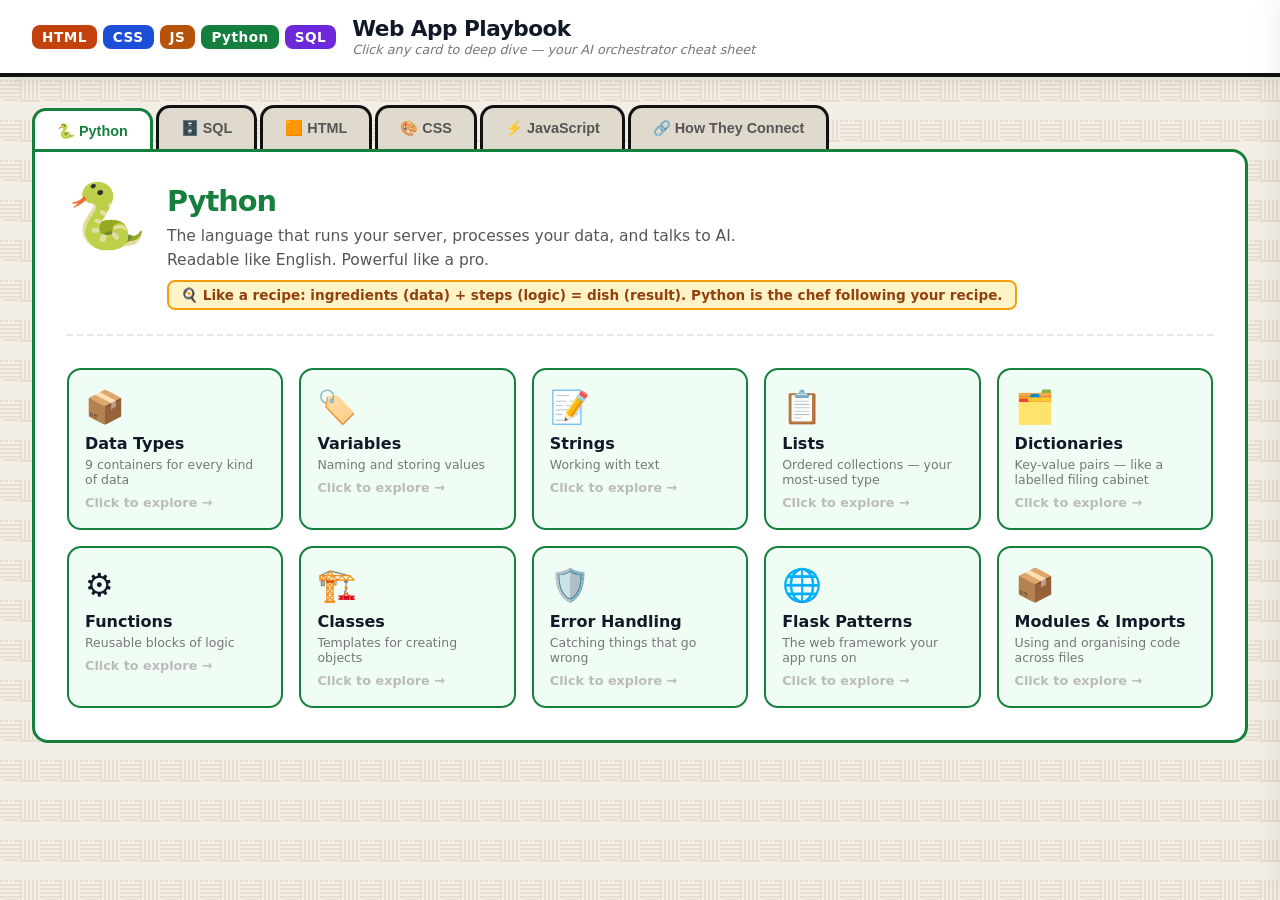
<file: web-app-playbook.html>
<!DOCTYPE html>
<html lang="en">
<head>
<meta charset="UTF-8">
<meta name="viewport" content="width=device-width, initial-scale=1.0">
<title>Web App Playbook — HTML · CSS · JS · Python · SQL</title>
<style>
*,*::before,*::after{box-sizing:border-box;margin:0;padding:0}
:root{
  --html:#C2410C;--html-bg:#FFF7ED;--html-lt:#FED7AA;
  --css:#1D4ED8;--css-bg:#EFF6FF;--css-lt:#BFDBFE;
  --js:#B45309;--js-bg:#FFFBEB;--js-lt:#FDE68A;
  --py:#15803D;--py-bg:#F0FDF4;--py-lt:#BBF7D0;
  --sql:#6D28D9;--sql-bg:#F5F3FF;--sql-lt:#DDD6FE;
  --connect:#BE185D;--connect-bg:#FDF2F8;--connect-lt:#FBCFE8;
  --radius:16px;--shadow:0 4px 24px rgba(0,0,0,.10);
}
body{font-family:'Segoe UI',system-ui,sans-serif;background:#F4EFE6;background-image:url("data:image/svg+xml,%3Csvg width='40' height='40' viewBox='0 0 40 40' xmlns='http://www.w3.org/2000/svg'%3E%3Cg fill='%23c9bfa8' fill-opacity='0.35'%3E%3Cpath d='M20 20.5V18H0v-2h20v-2H0v-2h20v-2H0V8h20V6H0V4h20V2H0V0h22v20h2V0h2v20h2V0h2v20h2V0h2v20h2V0h2v20h2v2H20v-.5zm-2 0v.5H4v-2h14v1.5zM4 0v2h2V0H4zm4 0v2h2V0H8zm4 0v2h2V0h-2z'/%3E%3C/g%3E%3C/svg%3E");color:#111827;min-height:100vh;padding-bottom:80px}

/* ── Header ── */
.site-header{background:#fff;border-bottom:4px solid #111;padding:16px 32px;display:flex;align-items:center;gap:16px;position:sticky;top:0;z-index:200;box-shadow:0 2px 16px rgba(0,0,0,.12)}
.logo-stack{display:flex;gap:6px;align-items:center}
.logo-pill{padding:4px 10px;border-radius:8px;font-weight:900;font-size:0.85rem;color:#fff;letter-spacing:.5px}
.pill-html{background:var(--html)}.pill-css{background:var(--css)}.pill-js{background:var(--js)}.pill-py{background:var(--py)}.pill-sql{background:var(--sql)}
.header-title{font-size:1.35rem;font-weight:900;letter-spacing:-0.5px}
.header-sub{font-size:0.8rem;color:#777;font-style:italic;margin-top:1px}

/* ── Tabs ── */
.tech-tabs{display:flex;gap:0;padding:28px 32px 0;overflow-x:auto;scrollbar-width:none}
.tech-tabs::-webkit-scrollbar{display:none}
.tab-btn{padding:12px 22px;border:3px solid #111;border-bottom:none;border-radius:14px 14px 0 0;background:#e0d9ce;font-size:.9rem;font-weight:800;cursor:pointer;transition:all .18s;white-space:nowrap;margin-right:3px;color:#555}
.tab-btn.active{background:#fff;transform:translateY(3px);color:#111}
.tab-btn[data-tab="html"].active{border-color:var(--html);color:var(--html)}
.tab-btn[data-tab="css"].active{border-color:var(--css);color:var(--css)}
.tab-btn[data-tab="js"].active{border-color:var(--js);color:var(--js)}
.tab-btn[data-tab="python"].active{border-color:var(--py);color:var(--py)}
.tab-btn[data-tab="sql"].active{border-color:var(--sql);color:var(--sql)}
.tab-btn[data-tab="connect"].active{border-color:var(--connect);color:var(--connect)}

/* ── Panel ── */
.tab-panel{display:none;background:#fff;border:3px solid #111;border-radius:0 16px 16px 16px;margin:0 32px;padding:32px}
.tab-panel.active{display:block}
.tab-panel[data-tab="html"]{border-color:var(--html)}
.tab-panel[data-tab="css"]{border-color:var(--css)}
.tab-panel[data-tab="js"]{border-color:var(--js)}
.tab-panel[data-tab="python"]{border-color:var(--py)}
.tab-panel[data-tab="sql"]{border-color:var(--sql)}
.tab-panel[data-tab="connect"]{border-color:var(--connect)}

.panel-intro{display:flex;align-items:flex-start;gap:20px;margin-bottom:32px;padding-bottom:24px;border-bottom:2px dashed #e5e7eb}
.panel-intro .big-em{font-size:4rem;line-height:1;flex-shrink:0}
.panel-intro h2{font-size:1.8rem;font-weight:900;letter-spacing:-1px}
.panel-intro p{font-size:.97rem;color:#555;margin-top:6px;line-height:1.55;max-width:580px}
.analogy-pill{display:inline-block;background:#FEF3C7;border:2px solid #F59E0B;border-radius:8px;padding:5px 12px;font-size:.85rem;font-weight:700;color:#92400E;margin-top:8px}

/* ── Topic Grid ── */
.topic-grid{display:grid;grid-template-columns:repeat(auto-fill,minmax(200px,1fr));gap:16px}
.topic-card{border-radius:14px;border:2.5px solid #111;background:#fff;padding:18px 16px;cursor:pointer;transition:transform .15s,box-shadow .15s;user-select:none}
.topic-card:hover{transform:translateY(-3px);box-shadow:0 8px 24px rgba(0,0,0,.13)}
.topic-card .tc-emoji{font-size:2rem;margin-bottom:8px}
.topic-card .tc-name{font-size:1rem;font-weight:800;line-height:1.2}
.topic-card .tc-sub{font-size:.78rem;color:#777;margin-top:4px;font-weight:500}
.topic-card .tc-arrow{font-size:.8rem;color:#bbb;margin-top:8px;font-weight:700}

/* color the card header strip by tech */
[data-tab="html"]    .topic-card{border-color:var(--html);background:var(--html-bg)}
[data-tab="css"]     .topic-card{border-color:var(--css);background:var(--css-bg)}
[data-tab="js"]      .topic-card{border-color:var(--js);background:var(--js-bg)}
[data-tab="python"]  .topic-card{border-color:var(--py);background:var(--py-bg)}
[data-tab="sql"]     .topic-card{border-color:var(--sql);background:var(--sql-bg)}
[data-tab="connect"] .topic-card{border-color:var(--connect);background:var(--connect-bg)}

/* ── Slide Panel ── */
.overlay{visibility:hidden;pointer-events:none;position:fixed;inset:0;background:rgba(0,0,0,.45);z-index:300;opacity:0;transition:opacity .25s,visibility .25s}
.overlay.open{visibility:visible;pointer-events:auto;opacity:1}
.detail-panel{position:fixed;top:0;right:-780px;width:min(760px,100vw);height:100vh;background:#fff;border-left:4px solid #111;z-index:400;overflow-y:auto;transition:right .3s cubic-bezier(.4,0,.2,1);box-shadow:-8px 0 40px rgba(0,0,0,.15)}
.detail-panel.open{right:0}
.dp-header{padding:24px 28px 18px;border-bottom:3px solid #f0f0f0;position:sticky;top:0;background:#fff;z-index:10;display:flex;align-items:center;gap:14px}
.dp-header .dp-emoji{font-size:2.4rem;line-height:1}
.dp-header .dp-title{font-size:1.5rem;font-weight:900;letter-spacing:-0.5px}
.dp-header .dp-sub{font-size:.82rem;color:#777;margin-top:2px}
.dp-close{margin-left:auto;width:38px;height:38px;border-radius:50%;border:2.5px solid #ddd;background:#f9f9f9;font-size:1.1rem;cursor:pointer;display:flex;align-items:center;justify-content:center;font-weight:700;flex-shrink:0;transition:background .15s}
.dp-close:hover{background:#fee2e2;border-color:#f87171}
.dp-body{padding:24px 28px 48px}

/* ── Detail Section Types ── */
.ds-intro{background:#f9fafb;border-left:4px solid #ddd;border-radius:0 10px 10px 0;padding:14px 18px;font-size:.97rem;font-style:italic;color:#374151;margin-bottom:20px;line-height:1.6}
.ds-heading{font-size:1rem;font-weight:900;text-transform:uppercase;letter-spacing:1.5px;color:#888;margin:24px 0 12px;display:flex;align-items:center;gap:8px}
.ds-heading::after{content:'';flex:1;height:1.5px;background:#eee}
.ds-p{font-size:.95rem;line-height:1.65;color:#333;margin-bottom:12px}
.ds-table{width:100%;border-collapse:collapse;font-size:.88rem;margin-bottom:16px}
.ds-table th{background:#f3f4f6;padding:9px 12px;text-align:left;font-weight:700;border:1.5px solid #e5e7eb;font-size:.8rem;text-transform:uppercase;letter-spacing:.5px;color:#555}
.ds-table td{padding:9px 12px;border:1.5px solid #e5e7eb;vertical-align:top;line-height:1.45}
.ds-table tr:nth-child(even) td{background:#fafafa}
.ds-code{background:#1e1e2e;color:#cdd6f4;border-radius:12px;padding:18px 20px;font-family:'Cascadia Code','Fira Code','Consolas',monospace;font-size:.85rem;line-height:1.7;margin-bottom:16px;overflow-x:auto;white-space:pre}

.ds-ai{background:#EDE9FE;border:2px solid #7C3AED;border-radius:12px;padding:16px 18px;margin-bottom:16px}
.ds-ai .ai-label{font-size:.75rem;font-weight:900;text-transform:uppercase;letter-spacing:1.5px;color:#6D28D9;margin-bottom:8px;display:flex;align-items:center;gap:6px}
.ds-ai ul{list-style:none;display:flex;flex-direction:column;gap:6px}
.ds-ai li{font-size:.9rem;color:#3730A3;background:#fff;border-radius:8px;padding:7px 12px;border-left:3px solid #7C3AED;line-height:1.4}

.ds-rule{background:#FFFBEB;border:2px solid #F59E0B;border-radius:12px;padding:14px 18px;margin-bottom:14px}
.ds-rule .rule-q{font-weight:700;color:#92400E;margin-bottom:6px;font-size:.95rem}
.ds-rule .rule-a{font-size:.9rem;color:#78350F;line-height:1.5}

.ds-types{display:grid;grid-template-columns:repeat(auto-fill,minmax(200px,1fr));gap:10px;margin-bottom:16px}
.ds-type-card{border-radius:10px;border:2px solid;padding:12px 14px}
.ds-type-card .type-name{font-size:.9rem;font-weight:800;margin-bottom:4px}
.ds-type-card .type-eg{font-family:monospace;font-size:.82rem;background:rgba(0,0,0,.06);padding:2px 6px;border-radius:4px;margin-bottom:6px;display:inline-block}
.ds-type-card .type-when{font-size:.78rem;color:#555;line-height:1.4}

.ds-warn{background:#FEF2F2;border:2px solid #FCA5A5;border-radius:10px;padding:12px 16px;margin-bottom:14px;font-size:.88rem;color:#991B1B;line-height:1.5}
.ds-tip{background:#F0FDF4;border:2px solid #86EFAC;border-radius:10px;padding:12px 16px;margin-bottom:14px;font-size:.88rem;color:#166534;line-height:1.5}

@media(max-width:768px){
  .tech-tabs,.tab-panel{margin:0 12px}
  .tab-panel{padding:20px 16px}
  .site-header{padding:12px 16px}
  .topic-grid{grid-template-columns:repeat(auto-fill,minmax(150px,1fr))}
  .dp-body,.dp-header{padding-left:18px;padding-right:18px}
}
</style>
</head>
<body>

<header class="site-header">
  <div class="logo-stack">
    <span class="logo-pill pill-html">HTML</span>
    <span class="logo-pill pill-css">CSS</span>
    <span class="logo-pill pill-js">JS</span>
    <span class="logo-pill pill-py">Python</span>
    <span class="logo-pill pill-sql">SQL</span>
  </div>
  <div>
    <div class="header-title">Web App Playbook</div>
    <div class="header-sub">Click any card to deep dive — your AI orchestrator cheat sheet</div>
  </div>
</header>

<div class="tech-tabs">
  <button class="tab-btn active" data-tab="python" onclick="showTab('python')">🐍 Python</button>
  <button class="tab-btn" data-tab="sql"    onclick="showTab('sql')">🗄️ SQL</button>
  <button class="tab-btn" data-tab="html"   onclick="showTab('html')">🟧 HTML</button>
  <button class="tab-btn" data-tab="css"    onclick="showTab('css')">🎨 CSS</button>
  <button class="tab-btn" data-tab="js"     onclick="showTab('js')">⚡ JavaScript</button>
  <button class="tab-btn" data-tab="connect" onclick="showTab('connect')">🔗 How They Connect</button>
</div>

<!-- Panels are rendered by JS -->
<div id="panels-container"></div>

<!-- Slide-in panel -->
<div class="overlay" id="overlay" onclick="closePanel()"></div>
<div class="detail-panel" id="detailPanel">
  <div class="dp-header" id="dpHeader"></div>
  <div class="dp-body"   id="dpBody"></div>
</div>

<script>
/* ═══════════════════════════════════════════════════════
   CONTENT DATABASE
   Each topic: { id, emoji, name, sub, sections[] }
   Section types: intro | heading | p | table | code | ai | rule | types | warn | tip
═══════════════════════════════════════════════════════ */

const TECH = {

/* ════════════ PYTHON ════════════ */
python: {
  label:'Python', emoji:'🐍', color:'var(--py)', bg:'var(--py-bg)',
  intro:'The language that runs your server, processes your data, and talks to AI. Readable like English. Powerful like a pro.',
  analogy:'🍳 Like a recipe: ingredients (data) + steps (logic) = dish (result). Python is the chef following your recipe.',
  topics:[
    { id:'py-datatypes', emoji:'📦', name:'Data Types', sub:'9 containers for every kind of data',
      sections:[
        {t:'intro', c:'A data type tells Python what kind of thing a variable holds — and what you can DO with it. A number and a word are different kinds of things; Python needs to know which.'},
        {t:'heading', c:'The 9 Core Types'},
        {t:'types', items:[
          {name:'int',   eg:'age = 25',         color:'#DBEAFE', border:'#3B82F6', when:'Whole numbers. Counting, IDs, indexes.'},
          {name:'float', eg:'price = 9.99',      color:'#EDE9FE', border:'#8B5CF6', when:'Decimal numbers. Money, percentages, measurements.'},
          {name:'str',   eg:'name = "Alice"',    color:'#FEF3C7', border:'#F59E0B', when:'Text. Any sequence of characters.'},
          {name:'bool',  eg:'is_active = True',  color:'#DCFCE7', border:'#22C55E', when:'True or False only. Switches, flags, conditions.'},
          {name:'None',  eg:'result = None',     color:'#F3F4F6', border:'#9CA3AF', when:'Nothing / empty / not yet set. Like NULL in SQL.'},
          {name:'list',  eg:'[1, 2, 3]',         color:'#FEE2E2', border:'#EF4444', when:'Ordered collection. Can change. Items can repeat.'},
          {name:'dict',  eg:'{"name":"Ali"}',    color:'#FDF4FF', border:'#D946EF', when:'Key-value pairs. Like a labelled box for each thing.'},
          {name:'tuple', eg:'(10, 20)',           color:'#FFF7ED', border:'#F97316', when:'Ordered, CANNOT change. Use for fixed data (coordinates, RGB).'},
          {name:'set',   eg:'{1, 2, 3}',         color:'#ECFDF5', border:'#10B981', when:'Unique values only. Duplicates auto-removed. Membership checks.'},
        ]},
        {t:'code', c:
`# Check any variable's type
type(42)          # <class 'int'>
type("hello")     # <class 'str'>
type([1,2,3])     # <class 'list'>

# Convert between types
int("42")         # → 42  (string to int)
str(42)           # → "42"  (int to string)
float("3.14")     # → 3.14
list((1,2,3))     # → [1, 2, 3]  (tuple to list)

# Mutable vs Immutable
# Mutable  (can change): list, dict, set
# Immutable (frozen):    int, float, str, bool, tuple`},
        {t:'rule', q:'When should I use a list vs a tuple?', a:'List = things that might change (cart items, search results). Tuple = things that never change (a coordinate pair, an RGB colour, database row returned from a query you don\'t want modified).'},
        {t:'rule', q:'When should I use a dict vs a list?', a:'List = ordered sequence where position matters. Dict = labelled data where you access by NAME not position. User profile = dict. Leaderboard = list.'},
        {t:'ai', items:[
          '"Create a Python dict called user with keys: name, email, age, is_active"',
          '"Convert this list of strings to integers using a list comprehension"',
          '"Add type hints to this function using Python\'s typing module"',
          '"Check if a key exists in a dict before accessing it"',
        ]},
      ]
    },

    { id:'py-variables', emoji:'🏷️', name:'Variables', sub:'Naming and storing values',
      sections:[
        {t:'intro', c:'A variable is just a label you stick on a piece of data. Python figures out the type automatically — you just write the name, equals, and the value.'},
        {t:'heading', c:'Naming Rules'},
        {t:'p', c:'Python uses snake_case (words separated by underscores). Be descriptive — code is read more than it\'s written.'},
        {t:'code', c:
`# ✓ Good names
user_name = "Alice"
total_price = 99.99
is_logged_in = True
MAX_FILE_SIZE = 10          # CAPS = constant (won't change)

# ✗ Bad names
x = "Alice"                 # too short
TotalPrice = 99.99          # that's JavaScript style
totalprice = 99.99          # hard to read

# Multiple assignment
a, b, c = 1, 2, 3          # a=1, b=2, c=3
x = y = 0                   # both start at 0

# Swap two values (Python magic)
a, b = b, a`},
        {t:'heading', c:'Scope — Where a Variable Lives'},
        {t:'p', c:'Scope determines WHERE a variable can be seen. This is the #1 source of NameError bugs.'},
        {t:'code', c:
`count = 10              # Global — visible everywhere

def my_function():
    name = "Alice"      # Local — only inside this function
    print(count)        # ✓ Can READ globals
    # count = count + 1 # ✗ Can't MODIFY globals without 'global'

def fix_count():
    global count        # Declare you want the global one
    count = count + 1   # ✓ Now this works`},
        {t:'rule', q:'When should I use a global variable?', a:'Almost never. Global variables make code hard to debug because anything anywhere can change them. Pass values as function arguments instead. Reserve globals for TRUE constants (MAX_SIZE, APP_NAME).'},
        {t:'ai', items:[
          '"Refactor this function to accept parameters instead of using global variables"',
          '"What is the scope of variable X in this code block?"',
          '"Create constants for all magic numbers in this file"',
        ]},
      ]
    },

    { id:'py-strings', emoji:'📝', name:'Strings', sub:'Working with text',
      sections:[
        {t:'intro', c:'Strings hold text. In Python, strings are immutable — you can\'t change a character in place, you create a new string. They have dozens of built-in methods.'},
        {t:'code', c:
`# Creating strings
name = "Alice"
message = 'She said "hello"'   # Single quotes if text has "
multiline = """
Line one
Line two
"""

# f-strings — the best way to embed variables (Python 3.6+)
age = 30
price = 9.99
greeting = f"Hello, {name}! You are {age} years old."
price_str = f"Total: \${price:.2f}"   # :.2f = 2 decimal places

# Essential string methods
"  hello  ".strip()        # "hello"  (remove whitespace)
"hello".upper()            # "HELLO"
"HELLO".lower()            # "hello"
"hello world".split()      # ["hello", "world"]
" ".join(["a","b","c"])    # "a b c"
"hello".replace("l","r")   # "herro"
"hello world".startswith("hello")  # True
"hello".find("ll")         # 2  (index) or -1 if not found
len("hello")               # 5`},
        {t:'heading', c:'String Slicing'},
        {t:'code', c:
`text = "Hello World"
text[0]        # "H"   (first character)
text[-1]       # "d"   (last character)
text[0:5]      # "Hello"  (start:stop, stop not included)
text[6:]       # "World"  (from index 6 to end)
text[:5]       # "Hello"  (from start to index 5)
text[::-1]     # "dlroW olleH"  (reversed)`},
        {t:'ai', items:[
          '"Format this list of prices as strings with 2 decimal places using f-strings"',
          '"Extract the domain from a list of email addresses using string split"',
          '"Clean a list of user inputs: strip whitespace, lowercase, remove special chars"',
        ]},
      ]
    },

    { id:'py-lists', emoji:'📋', name:'Lists', sub:'Ordered collections — your most-used type',
      sections:[
        {t:'intro', c:'Lists are the workhorses of Python. An ordered sequence of anything — numbers, strings, dicts, even other lists. The most common data structure you\'ll use daily.'},
        {t:'code', c:
`# Create
fruits = ["apple", "banana", "cherry"]
mixed  = [1, "hello", True, None]   # can mix types
empty  = []

# Access by index (zero-based)
fruits[0]         # "apple"  (first)
fruits[-1]        # "cherry" (last)
fruits[1:3]       # ["banana","cherry"] (slice)

# Modify
fruits.append("date")          # add to end
fruits.insert(1, "avocado")    # insert at position
fruits.pop()                   # remove and return last
fruits.pop(0)                  # remove and return index 0
fruits.remove("banana")        # remove by value
fruits[0] = "mango"            # replace in place

# Query
len(fruits)                    # number of items
"apple" in fruits              # True or False
fruits.index("cherry")         # 2
fruits.count("apple")          # how many times

# Sort
fruits.sort()                  # sort in place A→Z
fruits.sort(reverse=True)      # Z→A
sorted(fruits)                 # returns NEW sorted list`},
        {t:'heading', c:'List Comprehensions — The Python Superpower'},
        {t:'p', c:'A compact way to build a list from another list. Replaces a 3-line for loop with one line.'},
        {t:'code', c:
`numbers = [1, 2, 3, 4, 5, 6, 7, 8, 9, 10]

# Old way
squares = []
for n in numbers:
    squares.append(n * n)

# List comprehension (same result, one line)
squares = [n * n for n in numbers]

# With filter (only even numbers)
evens = [n for n in numbers if n % 2 == 0]

# Transform a list of dicts
names = [user["name"] for user in users]
prices_with_tax = [p * 1.2 for p in prices]`},
        {t:'ai', items:[
          '"Convert this for-loop that builds a list into a list comprehension"',
          '"Filter this list of dicts to only include rows where status is active"',
          '"Flatten this list of lists into a single list"',
          '"Sort this list of dicts by the price key, descending"',
        ]},
      ]
    },

    { id:'py-dicts', emoji:'🗂️', name:'Dictionaries', sub:'Key-value pairs — like a labelled filing cabinet',
      sections:[
        {t:'intro', c:'Dicts store data by name rather than position. Perfect for structured records — a user, a product, a config setting, an API response.'},
        {t:'code', c:
`# Create
user = {
    "name": "Alice",
    "age": 30,
    "email": "alice@example.com",
    "is_active": True
}

# Access
user["name"]              # "Alice"  (KeyError if missing)
user.get("name")          # "Alice"  (None if missing — safer)
user.get("phone", "N/A")  # "N/A"   (default if missing)

# Modify
user["age"] = 31          # update
user["phone"] = "555-1234"  # add new key
del user["phone"]         # delete key

# Check
"email" in user           # True
"phone" in user           # False

# Loop
for key in user:                     # loop keys
    print(key, user[key])
for key, value in user.items():      # loop both
    print(f"{key}: {value}")
user.keys()    # all keys
user.values()  # all values

# Merge two dicts (Python 3.9+)
defaults = {"color": "blue", "size": "M"}
overrides = {"size": "L", "brand": "Nike"}
merged = defaults | overrides    # {"color":"blue","size":"L","brand":"Nike"}`},
        {t:'heading', c:'Nested Dicts — Dicts inside Dicts'},
        {t:'code', c:
`product = {
    "name": "Laptop",
    "price": 999.99,
    "specs": {
        "ram": "16GB",
        "storage": "512GB"
    },
    "tags": ["electronics", "computers"]
}

# Access nested
product["specs"]["ram"]    # "16GB"
product["tags"][0]         # "electronics"`},
        {t:'ai', items:[
          '"Convert this list of tuples into a dict where first item is key, second is value"',
          '"Group this list of orders by customer_id using a dict"',
          '"Merge these two dicts, with the second taking priority on duplicate keys"',
          '"Extract just these 3 keys from a large dict"',
        ]},
      ]
    },

    { id:'py-functions', emoji:'⚙️', name:'Functions', sub:'Reusable blocks of logic',
      sections:[
        {t:'intro', c:'A function is a named block of code you can run by calling its name. Write once, use anywhere. The fundamental unit of reusable code.'},
        {t:'code', c:
`# Basic function
def greet(name):
    return f"Hello, {name}!"

result = greet("Alice")    # "Hello, Alice!"

# Default parameters (used if caller doesn't provide)
def greet(name, greeting="Hello"):
    return f"{greeting}, {name}!"

greet("Alice")             # "Hello, Alice!"
greet("Alice", "Hi")       # "Hi, Alice!"`},
        {t:'heading', c:'Types of Parameters'},
        {t:'code', c:
`# Positional — order matters
def add(a, b):
    return a + b
add(3, 4)                  # 7

# Keyword — name matters, order doesn't
def create_user(name, age, email):
    return {"name": name, "age": age, "email": email}
create_user(age=30, email="a@b.com", name="Alice")  # order doesn't matter

# *args — accept any number of positional arguments
def total(*numbers):
    return sum(numbers)
total(1, 2, 3, 4, 5)      # 15

# **kwargs — accept any number of keyword arguments (becomes a dict)
def log_event(**details):
    for key, val in details.items():
        print(f"{key}: {val}")
log_event(user="Alice", action="login", ip="1.2.3.4")`},
        {t:'heading', c:'Return Values'},
        {t:'code', c:
`# Return nothing (returns None implicitly)
def log(message):
    print(message)

# Return one value
def square(n):
    return n * n

# Return multiple values (actually returns a tuple)
def min_max(numbers):
    return min(numbers), max(numbers)

lo, hi = min_max([3,1,4,1,5,9])   # lo=1, hi=9`},
        {t:'heading', c:'Lambda — One-line throwaway functions'},
        {t:'code', c:
`# Lambda: lambda parameters: expression
double = lambda x: x * 2
double(5)    # 10

# Most useful for sorting
users = [{"name":"Charlie","age":30},{"name":"Alice","age":25}]
users.sort(key=lambda u: u["age"])   # sort by age
users.sort(key=lambda u: u["name"])  # sort by name`},
        {t:'heading', c:'Type Hints — Tell AI (and humans) what goes in/out'},
        {t:'code', c:
`# Type hints make your code self-documenting
def get_user(user_id: int) -> dict:
    ...

def process_names(names: list[str]) -> list[str]:
    return [name.upper() for name in names]

def send_email(to: str, subject: str, body: str) -> bool:
    ...`},
        {t:'rule', q:'When should I make something a function?', a:'If you write the same code twice → make it a function. If a block of code has one clear job (one name you can give it) → make it a function. If a function is longer than 20-30 lines → split it into smaller functions.'},
        {t:'ai', items:[
          '"Extract this repeated logic into a reusable function with type hints"',
          '"Add docstrings to all functions in this file"',
          '"Refactor this function: it does too many things, split it into 3 smaller functions"',
          '"Convert these **kwargs into explicit typed parameters"',
        ]},
      ]
    },

    { id:'py-classes', emoji:'🏗️', name:'Classes', sub:'Templates for creating objects',
      sections:[
        {t:'intro', c:'A class is a blueprint. It defines what properties (data) and behaviours (methods) a thing has. An object is one instance built from that blueprint.'},
        {t:'p', c:'Think of a class as a cookie cutter and objects as the cookies. The cutter defines the shape; each cookie is a separate thing with the same shape.'},
        {t:'code', c:
`class User:
    # __init__ runs when you create a new User
    def __init__(self, name: str, email: str, age: int):
        self.name = name      # self.X = instance variable
        self.email = email
        self.age = age
        self.is_active = True  # default value

    # Method: a function belonging to the class
    def greet(self) -> str:
        return f"Hi, I'm {self.name}"

    def deactivate(self):
        self.is_active = False

    # __repr__: what prints when you print(user)
    def __repr__(self) -> str:
        return f"User({self.name}, {self.email})"

# Create instances (objects)
alice = User("Alice", "alice@example.com", 30)
bob   = User("Bob",   "bob@example.com",   25)

alice.name          # "Alice"
alice.greet()       # "Hi, I'm Alice"
alice.deactivate()
alice.is_active     # False
bob.is_active       # True — bob is unaffected`},
        {t:'heading', c:'Inheritance — Build on an existing class'},
        {t:'code', c:
`class AdminUser(User):       # AdminUser inherits from User
    def __init__(self, name, email, age, permissions):
        super().__init__(name, email, age)   # call parent __init__
        self.permissions = permissions

    def grant_access(self, resource):
        print(f"{self.name} granted access to {resource}")

admin = AdminUser("Carol","carol@example.com",35,["delete","ban"])
admin.greet()         # ✓ inherited from User
admin.grant_access("database")  # ✓ new method`},
        {t:'rule', q:'When do I use a class vs just a function?', a:'Use a function when you have a single job to do. Use a class when you have DATA + BEHAVIOUR that belong together, and you\'ll create multiple instances of the same thing. A User with properties and methods = class. A function that formats a date = just a function.'},
        {t:'ai', items:[
          '"Create a class called Product with these fields and methods: ..."',
          '"Add a class method that creates an instance from a dict"',
          '"Add a property decorator so price is always rounded to 2 decimals"',
          '"Convert these related functions into a class"',
        ]},
      ]
    },

    { id:'py-errors', emoji:'🛡️', name:'Error Handling', sub:'Catching things that go wrong',
      sections:[
        {t:'intro', c:'Errors happen. A file is missing, a user sends bad data, the network drops. try/except lets your program handle errors gracefully instead of crashing.'},
        {t:'code', c:
`# Basic
try:
    result = 10 / 0
except ZeroDivisionError:
    result = 0

# Multiple except
try:
    data = json.loads(user_input)
    value = data["key"]
except json.JSONDecodeError:
    print("Invalid JSON")
except KeyError:
    print("Key not found")
except Exception as e:           # catch-all
    print(f"Unexpected error: {e}")
finally:
    print("This always runs")`},
        {t:'heading', c:'Common Exception Types'},
        {t:'table', heads:['Exception','When it happens','Example'],
          rows:[
            ['ValueError','Wrong type of value','int("abc")'],
            ['KeyError','Dict key doesn\'t exist','d["missing"]'],
            ['IndexError','List index out of range','[1,2,3][9]'],
            ['TypeError','Wrong type for operation','"a" + 1'],
            ['AttributeError','Object has no such attribute','None.strip()'],
            ['FileNotFoundError','File doesn\'t exist','open("x.txt")'],
            ['ZeroDivisionError','Divide by zero','10 / 0'],
            ['PermissionError','No access to file/resource','open("/etc/shadow")'],
          ]
        },
        {t:'tip', c:'✓ Catch SPECIFIC exceptions, not just Exception. This way you handle each error differently and don\'t accidentally swallow bugs you didn\'t expect.'},
        {t:'ai', items:[
          '"Wrap this function in try/except and return None on failure, log the error"',
          '"Add specific exception handling for FileNotFoundError and JSONDecodeError"',
          '"Create a custom exception class for invalid user input"',
        ]},
      ]
    },

    { id:'py-flask', emoji:'🌐', name:'Flask Patterns', sub:'The web framework your app runs on',
      sections:[
        {t:'intro', c:'Flask turns your Python into a web server. You define routes (URLs) and what Python code to run when someone visits them. Your whole app.py is built on this.'},
        {t:'code', c:
`from flask import Flask, request, jsonify, session

app = Flask(__name__)

# GET route — return data
@app.route("/users")
def list_users():
    users = get_all_users()        # your function
    return jsonify({"users": users})

# POST route — receive data
@app.route("/users", methods=["POST"])
def create_user():
    data = request.json            # body as dict
    name = data.get("name")
    if not name:
        return jsonify({"error": "name required"}), 400
    user = create(name)
    return jsonify({"user": user}), 201

# URL parameter
@app.route("/users/<int:user_id>")
def get_user(user_id):
    user = find_user(user_id)
    if not user:
        return jsonify({"error": "not found"}), 404
    return jsonify(user)

# Query string  /search?q=alice&limit=10
@app.route("/search")
def search():
    q     = request.args.get("q", "")
    limit = int(request.args.get("limit", 10))
    ...`},
        {t:'heading', c:'HTTP Status Codes You Must Know'},
        {t:'table', heads:['Code','Meaning','When to use'],
          rows:[
            ['200','OK','Successful GET or PUT'],
            ['201','Created','Successful POST (new resource created)'],
            ['400','Bad Request','Client sent invalid data'],
            ['401','Unauthorized','Not logged in'],
            ['403','Forbidden','Logged in but not allowed'],
            ['404','Not Found','Resource doesn\'t exist'],
            ['422','Unprocessable','Data format valid but content wrong'],
            ['500','Server Error','Something crashed on your end'],
          ]
        },
        {t:'ai', items:[
          '"Add a Flask route /api/products that accepts GET with optional ?category= filter"',
          '"Add input validation to this Flask POST route and return 400 if required fields missing"',
          '"Convert this Flask route to return paginated results with page and per_page query params"',
        ]},
      ]
    },

    { id:'py-modules', emoji:'📦', name:'Modules & Imports', sub:'Using and organising code across files',
      sections:[
        {t:'intro', c:'A module is any Python file. An import lets you use code from another file or package. Python comes with a huge standard library — use it before installing anything.'},
        {t:'code', c:
`# Import whole module
import os
import json
import datetime

os.path.exists("file.txt")      # check if file exists
json.dumps({"key": "val"})      # dict → JSON string
json.loads('{"key":"val"}')     # JSON string → dict

# Import specific things
from datetime import datetime, timedelta
from pathlib import Path

now = datetime.now()
tomorrow = now + timedelta(days=1)
p = Path("uploads") / "file.csv"   # cross-platform paths`},
        {t:'heading', c:'Standard Library — Use These Before pip install'},
        {t:'table', heads:['Module','What it does','Common use'],
          rows:[
            ['os','Operating system interface','File paths, env vars, directory listing'],
            ['json','JSON encode/decode','API responses, config files'],
            ['datetime','Dates and times','Timestamps, date arithmetic'],
            ['pathlib','Modern file paths','Building paths safely (cross-platform)'],
            ['re','Regular expressions','Pattern matching in strings'],
            ['collections','Special data structures','Counter, defaultdict, deque'],
            ['csv','Read/write CSV files','Data files without pandas'],
            ['uuid','Generate unique IDs','Creating unique identifiers'],
            ['hashlib','Hashing (SHA256 etc)','Password hashing, checksums'],
            ['logging','Structured logging','Replace print() in production'],
          ]
        },
        {t:'ai', items:[
          '"Replace os.path with pathlib.Path in this function"',
          '"Add logging to this module using Python\'s logging library at INFO level"',
          '"Read this CSV file into a list of dicts using the csv module"',
        ]},
      ]
    },
  ]
},

/* ════════════ SQL ════════════ */
sql: {
  label:'SQL', emoji:'🗄️', color:'var(--sql)', bg:'var(--sql-bg)',
  intro:'The language that reads, writes, and shapes data in a database. Every real web app uses SQL.',
  analogy:'📊 Like a very powerful spreadsheet with superpowers. You ask questions; the database returns answers.',
  topics:[
    { id:'sql-datatypes', emoji:'📦', name:'Data Types', sub:'What type of data goes in each column',
      sections:[
        {t:'intro', c:'When you create a table, every column needs a type. The database uses the type to store data efficiently and to stop you storing wrong data in the wrong place.'},
        {t:'table', heads:['Type','What it stores','Example'],
          rows:[
            ['INTEGER','Whole numbers','id, age, quantity, count'],
            ['REAL / FLOAT','Decimal numbers','price (9.99), latitude'],
            ['TEXT / VARCHAR','Text of any length','name, email, address'],
            ['VARCHAR(n)','Text up to n characters','username VARCHAR(50)'],
            ['BOOLEAN','True / False (0 or 1 in SQLite)','is_active, is_verified'],
            ['DATE','A calendar date','birth_date (2000-01-15)'],
            ['DATETIME / TIMESTAMP','Date + time','created_at, updated_at'],
            ['JSON','Flexible key-value blob','settings, metadata, tags'],
            ['BLOB','Binary data','files, images (usually use file paths instead)'],
          ]
        },
        {t:'rule', q:'Should I store money as FLOAT or INTEGER?', a:'NEVER float — floating point arithmetic has rounding errors. Store as INTEGER cents (999 = $9.99) or use NUMERIC/DECIMAL if your database supports it.'},
        {t:'ai', items:[
          '"Design a table for storing blog posts with appropriate column types"',
          '"What data type should I use for storing a phone number in SQL?"',
          '"Add a created_at and updated_at column with automatic timestamps"',
        ]},
      ]
    },

    { id:'sql-create', emoji:'🏗️', name:'CREATE TABLE', sub:'Building the structure of your data',
      sections:[
        {t:'intro', c:'Before you store anything, you need to define the shape of the data. CREATE TABLE is the blueprint of a database table.'},
        {t:'code', c:
`CREATE TABLE users (
    id        INTEGER PRIMARY KEY AUTOINCREMENT,
    name      TEXT    NOT NULL,
    email     TEXT    NOT NULL UNIQUE,
    age       INTEGER,
    is_active BOOLEAN NOT NULL DEFAULT TRUE,
    created_at DATETIME DEFAULT CURRENT_TIMESTAMP
);

CREATE TABLE posts (
    id         INTEGER PRIMARY KEY AUTOINCREMENT,
    user_id    INTEGER NOT NULL,
    title      TEXT    NOT NULL,
    body       TEXT,
    created_at DATETIME DEFAULT CURRENT_TIMESTAMP,
    FOREIGN KEY (user_id) REFERENCES users(id)
);`},
        {t:'heading', c:'Constraints — Rules the Database Enforces'},
        {t:'table', heads:['Constraint','What it does'],
          rows:[
            ['PRIMARY KEY','Uniquely identifies each row. Auto-increments if AUTOINCREMENT added.'],
            ['NOT NULL','Column cannot be empty. Database rejects the row if missing.'],
            ['UNIQUE','No two rows can have the same value in this column.'],
            ['DEFAULT value','Used when you don\'t provide a value on insert.'],
            ['FOREIGN KEY','Links to a row in another table. Enforces relationships.'],
            ['CHECK(...)','Custom rule, e.g. CHECK(age >= 0)'],
          ]
        },
        {t:'ai', items:[
          '"Create a SQL table for storing orders with user reference, total, and status"',
          '"Add a CHECK constraint so status can only be pending, paid, or cancelled"',
          '"Write ALTER TABLE to add a phone column to an existing users table"',
        ]},
      ]
    },

    { id:'sql-select', emoji:'🔍', name:'SELECT & Filtering', sub:'Reading data — the most important query',
      sections:[
        {t:'intro', c:'SELECT is how you ask the database a question. It returns rows. Every dashboard, every list, every search result starts with SELECT.'},
        {t:'code', c:
`-- All columns, all rows
SELECT * FROM users;

-- Specific columns
SELECT name, email FROM users;

-- Filter with WHERE
SELECT * FROM users WHERE is_active = TRUE;
SELECT * FROM users WHERE age > 25;
SELECT * FROM users WHERE name = 'Alice';

-- Multiple conditions
SELECT * FROM users WHERE age > 25 AND is_active = TRUE;
SELECT * FROM users WHERE city = 'London' OR city = 'Paris';
SELECT * FROM users WHERE city IN ('London', 'Paris', 'Berlin');
SELECT * FROM users WHERE email LIKE '%@gmail.com';  -- wildcard

-- Sort
SELECT * FROM users ORDER BY name ASC;       -- A → Z
SELECT * FROM users ORDER BY created_at DESC; -- newest first

-- Limit results (pagination)
SELECT * FROM users LIMIT 10;               -- first 10
SELECT * FROM users LIMIT 10 OFFSET 20;     -- rows 21-30

-- Unique values
SELECT DISTINCT city FROM users;`},
        {t:'heading', c:'NULL — The Tricky One'},
        {t:'code', c:
`-- NULL means "no value". Don't use = NULL, use IS NULL
SELECT * FROM users WHERE phone IS NULL;
SELECT * FROM users WHERE phone IS NOT NULL;

-- COALESCE returns first non-null value
SELECT name, COALESCE(phone, 'No phone') AS phone FROM users;`},
        {t:'ai', items:[
          '"Write a SELECT query to find all orders placed in the last 30 days"',
          '"Add pagination to this query using LIMIT and OFFSET based on page number"',
          '"Write a query to search users by name using a case-insensitive LIKE"',
        ]},
      ]
    },

    { id:'sql-write', emoji:'✏️', name:'INSERT / UPDATE / DELETE', sub:'Writing and changing data',
      sections:[
        {t:'intro', c:'Three operations that change data. INSERT adds rows. UPDATE changes existing rows. DELETE removes rows. Always use WHERE on UPDATE and DELETE.'},
        {t:'code', c:
`-- INSERT: add a new row
INSERT INTO users (name, email, age)
VALUES ('Alice', 'alice@example.com', 30);

-- INSERT multiple rows
INSERT INTO users (name, email) VALUES
    ('Bob',   'bob@example.com'),
    ('Carol', 'carol@example.com');

-- UPDATE: change existing rows
UPDATE users
SET age = 31, updated_at = CURRENT_TIMESTAMP
WHERE id = 1;

UPDATE users
SET is_active = FALSE
WHERE last_login < '2024-01-01';

-- DELETE: remove rows
DELETE FROM users WHERE id = 5;
DELETE FROM users WHERE is_active = FALSE;`},
        {t:'warn', c:'⚠️ ALWAYS include WHERE on UPDATE and DELETE — without it, you modify or delete EVERY ROW in the table. Test your WHERE clause with a SELECT first.'},
        {t:'code', c:
`-- UPSERT: insert if not exists, update if it does (SQLite)
INSERT INTO settings (key, value)
VALUES ('theme', 'dark')
ON CONFLICT(key) DO UPDATE SET value = excluded.value;`},
        {t:'ai', items:[
          '"Write an upsert for this table where email is the unique key"',
          '"Write a soft-delete UPDATE that sets deleted_at instead of removing the row"',
          '"Write a parameterised INSERT in Python using sqlite3 or psycopg2"',
        ]},
      ]
    },

    { id:'sql-joins', emoji:'🔗', name:'JOINs', sub:'Combining data from multiple tables',
      sections:[
        {t:'intro', c:'A JOIN combines rows from two tables based on a matching column. This is the relational part of "relational database" — data lives in separate tables and JOINs bring it together.'},
        {t:'code', c:
`-- INNER JOIN: only rows that match in BOTH tables
SELECT users.name, posts.title
FROM posts
INNER JOIN users ON posts.user_id = users.id;

-- LEFT JOIN: all rows from left table, matching from right (NULL if no match)
SELECT users.name, posts.title
FROM users
LEFT JOIN posts ON posts.user_id = users.id;
-- Returns ALL users, even those with no posts (posts.title will be NULL)

-- Aliases make it readable
SELECT u.name, p.title, p.created_at
FROM posts p
JOIN users u ON p.user_id = u.id
WHERE u.is_active = TRUE
ORDER BY p.created_at DESC;`},
        {t:'rule', q:'INNER vs LEFT JOIN — which to use?', a:'INNER JOIN = you only want rows where a match exists in BOTH tables. LEFT JOIN = you want ALL rows from the first table, whether or not there\'s a match. Use LEFT when the relationship is optional (user might have no posts).'},
        {t:'ai', items:[
          '"Write a query joining orders to customers and products to show order history"',
          '"Add a LEFT JOIN to include users who have never placed an order"',
          '"Rewrite this query with table aliases to make it shorter"',
        ]},
      ]
    },

    { id:'sql-agg', emoji:'📊', name:'Aggregates & GROUP BY', sub:'Counting, summing, averaging',
      sections:[
        {t:'intro', c:'Aggregate functions crunch many rows into one number. COUNT, SUM, AVG, MIN, MAX. GROUP BY splits the data into groups before aggregating.'},
        {t:'code', c:
`-- Aggregate the whole table
SELECT COUNT(*) AS total_users FROM users;
SELECT AVG(age) AS avg_age FROM users;
SELECT MIN(price), MAX(price) FROM products;
SELECT SUM(amount) AS total_revenue FROM orders;

-- GROUP BY: aggregate PER GROUP
SELECT city, COUNT(*) AS user_count
FROM users
GROUP BY city
ORDER BY user_count DESC;

SELECT category, AVG(price) AS avg_price
FROM products
GROUP BY category;

-- HAVING: filter AFTER grouping (WHERE filters before)
SELECT user_id, COUNT(*) AS order_count
FROM orders
GROUP BY user_id
HAVING COUNT(*) > 5;    -- only users with more than 5 orders`},
        {t:'rule', q:'WHERE vs HAVING — what\'s the difference?', a:'WHERE filters rows BEFORE grouping. HAVING filters groups AFTER. You can\'t use WHERE on aggregate results (COUNT, SUM etc.) — use HAVING for that.'},
        {t:'ai', items:[
          '"Write a query to show monthly revenue totals for the past year"',
          '"Count orders per status (pending, paid, cancelled) in one query"',
          '"Find the top 10 customers by total spend"',
        ]},
      ]
    },
  ]
},

/* ════════════ HTML ════════════ */
html: {
  label:'HTML', emoji:'🟧', color:'var(--html)', bg:'var(--html-bg)',
  intro:'The skeleton of every web page. HTML defines what exists — structure, not appearance.',
  analogy:'🏠 HTML is the walls, floors, and rooms of a house. CSS paints them. JS installs the lights and lifts.',
  topics:[
    { id:'html-structure', emoji:'🦴', name:'Document Structure', sub:'The required skeleton every page needs',
      sections:[
        {t:'intro', c:'Every HTML file must have this structure. The browser won\'t crash without it, but it will guess — and guess wrong.'},
        {t:'code', c:
`<!DOCTYPE html>          <!-- tells browser: this is HTML5 -->
<html lang="en">         <!-- root element, lang helps screen readers -->
  <head>                 <!-- metadata — not visible on page -->
    <meta charset="UTF-8">              <!-- handle all characters -->
    <meta name="viewport"
          content="width=device-width, initial-scale=1.0"> <!-- mobile! -->
    <title>My App</title>              <!-- browser tab title -->
    <link rel="stylesheet" href="style.css">
  </head>
  <body>                 <!-- everything visible goes here -->
    <h1>Hello World</h1>
    <script src="app.js"><\/script>     <!-- JS at bottom of body -->
  </body>
</html>`},
        {t:'rule', q:'Why does the script tag go at the bottom of body?', a:'JavaScript runs as soon as the browser reads it. If it\'s in <head>, it runs before the HTML elements exist — so it can\'t find them. At the bottom of <body>, all elements are already created.'},
      ]
    },

    { id:'html-semantic', emoji:'🏷️', name:'Semantic Tags', sub:'Using the right tag for the right thing',
      sections:[
        {t:'intro', c:'Semantic tags tell the browser (and screen readers, and Google) WHAT a section is, not just how it looks. Always prefer semantic over generic <div>.'},
        {t:'table', heads:['Tag','What it means','Use for'],
          rows:[
            ['<header>','Top of page or section','Logo, nav, site title'],
            ['<nav>','Navigation links','Menus, sidebars, breadcrumbs'],
            ['<main>','Primary content','The main content area (only one per page)'],
            ['<section>','Thematic grouping','A distinct topic or chapter'],
            ['<article>','Self-contained content','Blog post, card, comment'],
            ['<aside>','Related side content','Sidebar, related links, callout box'],
            ['<footer>','Bottom of page or section','Copyright, links, contact'],
            ['<figure>','Media + caption','Image with description'],
            ['<time>','A date/time','Timestamps, event dates'],
            ['<button>','Clickable action','Use for actions. Use <a> for navigation.'],
          ]
        },
        {t:'rule', q:'<div> vs <span> — when do I use each?', a:'<div> is a block element (takes full width, creates a new line). <span> is inline (stays in the flow of text). Use them as last resort when no semantic tag fits.'},
        {t:'ai', items:[
          '"Replace all the <div class=nav> with a proper <nav> element"',
          '"Mark up this blog post layout using semantic HTML5 elements"',
          '"Add ARIA labels to these icon buttons so screen readers can understand them"',
        ]},
      ]
    },

    { id:'html-forms', emoji:'📝', name:'Forms & Inputs', sub:'Collecting data from users',
      sections:[
        {t:'intro', c:'Forms are how users send data to your server. Every login, search bar, signup, and settings page is a form.'},
        {t:'code', c:
`<form action="/signup" method="POST">

  <!-- Text input -->
  <label for="name">Full Name</label>
  <input type="text" id="name" name="name" placeholder="Alice" required>

  <!-- Email (validates format automatically) -->
  <input type="email" name="email" required>

  <!-- Password (hides characters) -->
  <input type="password" name="password" minlength="8" required>

  <!-- Number -->
  <input type="number" name="age" min="0" max="120">

  <!-- Dropdown -->
  <select name="country">
    <option value="uk">United Kingdom</option>
    <option value="us">United States</option>
  </select>

  <!-- Checkbox -->
  <input type="checkbox" id="agree" name="agree" value="yes">
  <label for="agree">I agree to the terms</label>

  <!-- Textarea -->
  <textarea name="message" rows="4"></textarea>

  <!-- Submit button -->
  <button type="submit">Create Account</button>
</form>`},
        {t:'table', heads:['Input type','Use for','Browser bonus'],
          rows:[
            ['text','General text','—'],
            ['email','Email addresses','Validates @ format on mobile'],
            ['password','Passwords','Hides characters'],
            ['number','Quantities','Up/down arrows, validates numbers'],
            ['tel','Phone numbers','Numeric keyboard on mobile'],
            ['date','Date picker','Native date picker UI'],
            ['file','Upload files','Opens file browser'],
            ['checkbox','On/off toggle','—'],
            ['radio','One of many options','—'],
            ['range','Slider','Visual slider UI'],
            ['search','Search bars','× clear button on mobile'],
          ]
        },
        {t:'ai', items:[
          '"Build a login form with email and password fields, proper labels and accessibility"',
          '"Add client-side validation attributes to this form (required, minlength, pattern)"',
          '"Convert this form to submit via JavaScript fetch() instead of page reload"',
        ]},
      ]
    },

    { id:'html-attrs', emoji:'🎯', name:'Attributes', sub:'id, class, data- and everything else',
      sections:[
        {t:'intro', c:'Attributes add extra information to HTML elements. The most important ones are id, class, and data-* — you\'ll use these constantly.'},
        {t:'code', c:
`<!-- id: unique per page — use for JS targeting or anchor links -->
<div id="chat-window">...</div>
document.getElementById("chat-window")

<!-- class: reusable — use for CSS styling -->
<div class="card active large">...</div>
document.querySelectorAll(".card")

<!-- data-*: store custom data on elements -->
<button data-user-id="42" data-action="delete">Delete</button>

// In JavaScript:
btn.dataset.userId    // "42"
btn.dataset.action    // "delete"

<!-- href: where a link goes -->
<a href="/about">About</a>
<a href="https://example.com" target="_blank">External</a>

<!-- src: where an image/script comes from -->
<img src="/images/logo.png" alt="Company logo">

<!-- alt: text if image fails — required for accessibility -->
<!-- target="_blank": opens link in new tab -->`},
        {t:'rule', q:'When to use id vs class?', a:'id = one unique element (the chat box, the sidebar). class = a group of similar elements (all cards, all buttons). Never use the same id twice on one page. Classes can be reused everywhere.'},
        {t:'ai', items:[
          '"Add data-attributes to these list items so JavaScript can read the record ID"',
          '"Add proper alt text to all images in this file"',
          '"Replace these id selectors in the CSS with class selectors"',
        ]},
      ]
    },
  ]
},

/* ════════════ CSS ════════════ */
css: {
  label:'CSS', emoji:'🎨', color:'var(--css)', bg:'var(--css-bg)',
  intro:'CSS controls every visual decision — color, size, spacing, layout, animation. It reads like English and misbehaves like magic.',
  analogy:'🎨 HTML is the pencil sketch. CSS is the paint, lighting, and frame around it.',
  topics:[
    { id:'css-selectors', emoji:'🎯', name:'Selectors', sub:'How CSS targets elements',
      sections:[
        {t:'intro', c:'A selector is the part that says "apply this style to THESE elements". Getting selectors right is 80% of CSS skill.'},
        {t:'code', c:
`/* Element — every <p> on the page */
p { color: #333; }

/* Class — every element with class="card" */
.card { border: 1px solid #ddd; }

/* ID — the one element with id="header" */
#header { background: navy; }

/* Descendant — <a> inside .nav (any depth) */
.nav a { text-decoration: none; }

/* Direct child — <li> DIRECT child of <ul> */
ul > li { margin-bottom: 8px; }

/* Multiple selectors — apply same style to both */
h1, h2, h3 { font-weight: 900; }

/* Pseudo-class — state-based */
a:hover { color: blue; }           /* mouse over */
button:disabled { opacity: 0.5; }  /* disabled state */
li:first-child { font-weight: bold; }
li:nth-child(2) { background: #f0f0f0; }

/* Pseudo-element — target part of element */
p::first-line { font-weight: bold; }
input::placeholder { color: #aaa; }`},
        {t:'rule', q:'Why is my CSS not applying?', a:'1) Specificity: more specific selector wins (id beats class beats element). 2) Order: last rule wins if specificity is equal. 3) Typo in selector or property. Check browser DevTools — it shows which rule is winning.'},
        {t:'ai', items:[
          '"Add a hover state to these cards that lifts them with a shadow"',
          '"Style the first item in this list differently from the rest"',
          '"Add a focus ring to all form inputs for keyboard accessibility"',
        ]},
      ]
    },

    { id:'css-boxmodel', emoji:'📦', name:'Box Model', sub:'How every element is sized and spaced',
      sections:[
        {t:'intro', c:'Every element in CSS is a rectangular box made of 4 layers. Understanding this stops 90% of layout confusion.'},
        {t:'code', c:
`/* From inside out: content → padding → border → margin */

.card {
  width: 300px;           /* content width */
  padding: 20px;          /* space INSIDE border */
  border: 2px solid #ddd; /* the border line */
  margin: 16px;           /* space OUTSIDE border (pushes other elements) */

  /* box-sizing: border-box — width includes padding+border (recommended) */
  box-sizing: border-box;
}

/* Shorthand: top right bottom left (clockwise from top) */
padding: 10px 20px 10px 20px;  /* all four */
padding: 10px 20px;            /* top+bottom | left+right */
padding: 10px;                 /* all four equal */

/* margin: auto centers a block element horizontally */
.container { max-width: 1200px; margin: 0 auto; }`},
        {t:'rule', q:'padding vs margin — which to use?', a:'padding = space inside the element (increases its size, background shows). margin = space outside (pushes other elements away, transparent). When in doubt: padding for internal breathing room, margin for distance between elements.'},
        {t:'ai', items:[
          '"Add box-sizing: border-box to all elements globally"',
          '"Centre this div horizontally using margin: auto"',
          '"Why does my element have extra space below it?" (answer: inline elements have line-height gap — set display:block or line-height:0 on parent)']},
        
      ]
    },

    { id:'css-flexbox', emoji:'↔️', name:'Flexbox', sub:'Line things up in a row or column',
      sections:[
        {t:'intro', c:'Flexbox is for one-dimensional layouts — a row OR a column. Use it to align things, space them, center them.'},
        {t:'code', c:
`/* 1. Add display:flex to the PARENT (container) */
.nav {
  display: flex;
  flex-direction: row;          /* row (default) | column */
  justify-content: space-between; /* main axis: how to space items */
  align-items: center;          /* cross axis: how to align items */
  gap: 16px;                    /* space between items */
  flex-wrap: wrap;              /* allow wrapping to next line */
}

/* justify-content options:
   flex-start | flex-end | center | space-between | space-around | space-evenly */

/* align-items options:
   flex-start | flex-end | center | stretch | baseline */

/* 2. Control individual items (children) */
.nav-logo { flex: 0 0 auto; }   /* don't grow or shrink */
.nav-links { flex: 1; }         /* take up all remaining space */`},
        {t:'rule', q:'Flexbox vs Grid — when to use each?', a:'Flexbox = one direction at a time (a navbar, a row of buttons, a vertical stack). Grid = two directions at once (a card grid, a page layout with sidebar). Start with Flexbox; when you find yourself fighting it to make a 2D layout, switch to Grid.'},
        {t:'ai', items:[
          '"Centre this div both vertically and horizontally using flexbox"',
          '"Make this navbar have logo on the left and links on the right"',
          '"Make this flex container wrap on mobile and stack in a column"',
        ]},
      ]
    },

    { id:'css-grid', emoji:'▦', name:'Grid', sub:'Two-dimensional layouts',
      sections:[
        {t:'intro', c:'Grid lets you define rows AND columns. The most powerful layout tool in CSS. Use it for page layouts, card grids, and any 2D arrangement.'},
        {t:'code', c:
`/* Define the grid on the PARENT */
.card-grid {
  display: grid;
  grid-template-columns: repeat(3, 1fr);   /* 3 equal columns */
  grid-template-columns: 250px 1fr;        /* sidebar + content */
  grid-template-columns: repeat(auto-fill, minmax(250px,1fr)); /* responsive! */
  gap: 24px;                               /* space between cells */
}

/* Place items in specific cells */
.featured-card {
  grid-column: 1 / 3;   /* span from column 1 to 3 */
  grid-row: 1 / 2;
}

/* Named areas — most readable approach */
.page {
  display: grid;
  grid-template-areas:
    "header  header"
    "sidebar content"
    "footer  footer";
  grid-template-columns: 250px 1fr;
}
.header  { grid-area: header; }
.sidebar { grid-area: sidebar; }
.content { grid-area: content; }`},
        {t:'ai', items:[
          '"Create a responsive card grid that shows 1 column on mobile, 2 on tablet, 3 on desktop"',
          '"Make this 2-column layout using CSS Grid with named template areas"',
          '"Make the hero card span full width while the others are 3-up"',
        ]},
      ]
    },

    { id:'css-responsive', emoji:'📱', name:'Responsive Design', sub:'Making it work on every screen size',
      sections:[
        {t:'intro', c:'Responsive design means your app looks good on phones, tablets, and desktops — automatically. You write CSS that changes based on screen width.'},
        {t:'code', c:
`/* Mobile-first: write base styles for small screens,
   then ADD styles for larger screens with min-width */

.grid { grid-template-columns: 1fr; }     /* mobile: 1 column */

@media (min-width: 640px) {              /* tablet+ */
  .grid { grid-template-columns: 1fr 1fr; }
}
@media (min-width: 1024px) {             /* desktop+ */
  .grid { grid-template-columns: repeat(3, 1fr); }
}

/* Common breakpoints (px) */
/* 640  = sm — large phones / small tablets  */
/* 768  = md — tablets                       */
/* 1024 = lg — small desktops               */
/* 1280 = xl — standard desktops            */

/* Useful responsive units */
width: 100%;          /* 100% of parent */
max-width: 1200px;    /* never wider than 1200px */
font-size: clamp(1rem, 2vw, 1.5rem);  /* scales between 1rem and 1.5rem */`},
        {t:'tip', c:'✓ Always add the viewport meta tag in HTML: <meta name="viewport" content="width=device-width, initial-scale=1.0"> — without it, mobile browsers zoom out and ignore your media queries.'},
        {t:'ai', items:[
          '"Add responsive breakpoints to make this layout stack on mobile"',
          '"Make this font size scale fluidly between 1rem on mobile and 1.5rem on desktop using clamp()"',
          '"Add a hamburger menu that shows on mobile and hides on desktop"',
        ]},
      ]
    },

    { id:'css-variables', emoji:'🎨', name:'CSS Variables', sub:'Reusable values — your design system',
      sections:[
        {t:'intro', c:'CSS variables let you store a colour, size, or any value once — then use it everywhere. Change it in one place, update everywhere.'},
        {t:'code', c:
`/* Define on :root (global) */
:root {
  --color-primary: #4F46E5;
  --color-text:    #111827;
  --color-bg:      #F9FAFB;
  --spacing-sm:    8px;
  --spacing-md:    16px;
  --spacing-lg:    32px;
  --radius:        12px;
  --shadow:        0 4px 24px rgba(0,0,0,0.10);
}

/* Use anywhere with var() */
.button {
  background: var(--color-primary);
  padding: var(--spacing-sm) var(--spacing-md);
  border-radius: var(--radius);
  box-shadow: var(--shadow);
}

/* Dark mode with variables */
@media (prefers-color-scheme: dark) {
  :root {
    --color-text: #F9FAFB;
    --color-bg:   #111827;
  }
}`},
        {t:'ai', items:[
          '"Extract all hardcoded colours in this CSS file into CSS variables on :root"',
          '"Add a dark mode using CSS variables and prefers-color-scheme media query"',
          '"Create a consistent spacing scale using CSS variables (4px, 8px, 16px, 32px, 64px)"',
        ]},
      ]
    },
  ]
},

/* ════════════ JAVASCRIPT ════════════ */
js: {
  label:'JavaScript', emoji:'⚡', color:'var(--js)', bg:'var(--js-bg)',
  intro:'The only language browsers can run. Makes pages interactive, talks to your server, updates the UI without reloading.',
  analogy:'💡 HTML is the room. CSS is how it looks. JavaScript is the electricity — it makes things actually work.',
  topics:[
    { id:'js-vars', emoji:'🏷️', name:'Variables & Scope', sub:'let, const, var — and where they live',
      sections:[
        {t:'intro', c:'JavaScript has three ways to declare variables. In practice: use const for everything, use let when the value needs to change. Forget var exists.'},
        {t:'code', c:
`const name = "Alice";     // cannot be reassigned
let   count = 0;           // can be reassigned
// var  (don't use — confusing scope rules)

count = count + 1;  // ✓ let can change
name  = "Bob";      // ✗ TypeError: const cannot be reassigned

// const with objects/arrays: the variable can't be reassigned,
// but the CONTENTS can change
const user = { name: "Alice" };
user.name = "Bob";    // ✓ changing property is fine
user = { name: "Bob" }; // ✗ can't reassign the variable

// Scope: where a variable can be seen
let x = 10;                    // module scope
function foo() {
  let y = 20;                  // function scope — invisible outside
  if (true) {
    let z = 30;                // block scope — invisible outside if
    console.log(x, y, z);     // ✓ all visible here
  }
  // z is undefined here
}`},
        {t:'ai', items:[
          '"Replace all var declarations with const or let as appropriate"',
          '"Explain why this variable is undefined at this point in the code"',
        ]},
      ]
    },

    { id:'js-types', emoji:'📦', name:'Data Types', sub:'What JavaScript can hold',
      sections:[
        {t:'code', c:
`// Primitives (not objects)
let name    = "Alice";          // string
let age     = 30;               // number (int AND float — no distinction)
let price   = 9.99;             // number
let active  = true;             // boolean
let empty   = null;             // intentionally empty
let missing = undefined;        // not yet assigned
let id      = Symbol("id");     // unique identifier (advanced)

// Reference types (objects)
let user    = { name: "Alice", age: 30 };   // object
let items   = [1, 2, 3];                    // array (is an object)
let fn      = function() {};                // function (is an object)

// Type checking
typeof "hello"     // "string"
typeof 42          // "number"
typeof true        // "boolean"
typeof null        // "object"  ← famous JS bug, null is NOT an object
typeof undefined   // "undefined"
typeof []          // "object"  ← use Array.isArray([]) instead
Array.isArray([])  // true`},
        {t:'warn', c:'⚠️ JavaScript has loose equality (==) that converts types, and strict equality (===) that does not. ALWAYS use === and !== — never == or !=. typeof null === "object" is a 25-year-old bug that will never be fixed.'},
      ]
    },

    { id:'js-functions', emoji:'⚙️', name:'Functions', sub:'Three syntaxes for the same idea',
      sections:[
        {t:'intro', c:'JavaScript has three ways to write functions. All do the same thing. Arrow functions are most common in modern code.'},
        {t:'code', c:
`// 1. Declaration (hoisted — can call before definition)
function greet(name) {
  return "Hello " + name;
}

// 2. Expression (not hoisted)
const greet = function(name) {
  return "Hello " + name;
};

// 3. Arrow function (most modern, most common)
const greet = (name) => "Hello " + name;  // implicit return

const add = (a, b) => a + b;       // one-liner implicit return
const square = n => n * n;          // one param, no parens needed
const doSomething = () => {         // multi-line: use braces + return
  const result = complexCalc();
  return result;
};

// Default parameters
const greet = (name = "stranger") => \`Hello, \${name}!\`;
greet()           // "Hello, stranger!"
greet("Alice")    // "Hello, Alice!"`},
        {t:'heading', c:'Callbacks — Functions Passed as Arguments'},
        {t:'code', c:
`// A callback is a function you give to another function to call later
setTimeout(() => console.log("3 seconds passed"), 3000);

// Array methods use callbacks
const numbers = [1, 2, 3, 4, 5];
numbers.map(n => n * 2)        // [2, 4, 6, 8, 10]
numbers.filter(n => n > 2)     // [3, 4, 5]
numbers.find(n => n > 3)       // 4 (first match)
numbers.every(n => n > 0)      // true (all match)
numbers.some(n => n > 4)       // true (at least one matches)
numbers.reduce((sum, n) => sum + n, 0)  // 15 (total)`},
        {t:'ai', items:[
          '"Rewrite this function declaration as an arrow function"',
          '"Extract this inline callback into a named function"',
          '"Use Array.map() and Array.filter() to replace this for loop"',
        ]},
      ]
    },

    { id:'js-dom', emoji:'🌳', name:'DOM Manipulation', sub:'Reading and changing the page',
      sections:[
        {t:'intro', c:'The DOM (Document Object Model) is the live tree of HTML elements in the browser. JavaScript can read, create, change, and delete any element.'},
        {t:'code', c:
`// Find elements
document.getElementById("header")           // one element by id
document.querySelector(".card")             // FIRST element matching CSS selector
document.querySelectorAll(".card")          // ALL matching elements (NodeList)

// Read
element.textContent           // text inside (safe, no HTML)
element.innerHTML             // HTML inside (careful with user input!)
element.value                 // form input value
element.getAttribute("data-id")  // read attribute

// Change
element.textContent = "New text";
element.innerHTML   = "<strong>Bold</strong>";
element.style.color = "red";
element.classList.add("active");
element.classList.remove("hidden");
element.classList.toggle("open");
element.setAttribute("data-id", "42");

// Create and insert
const div = document.createElement("div");
div.className = "card";
div.textContent = "I am new";
parent.appendChild(div);            // add at end
parent.prepend(div);                // add at start
parent.insertBefore(div, sibling);  // before specific child

// Remove
element.remove();`},
        {t:'ai', items:[
          '"Update the text content of #results with the API response"',
          '"Toggle the class open on this nav element when the hamburger is clicked"',
          '"Generate a list of <li> elements from this array and append to #list"',
        ]},
      ]
    },

    { id:'js-events', emoji:'👂', name:'Events', sub:'Reacting to what the user does',
      sections:[
        {t:'intro', c:'Events are things that happen — click, type, scroll, submit. You attach a listener to an element and it fires a function when the event occurs.'},
        {t:'code', c:
`// The pattern: element.addEventListener("event", callback)
const btn = document.querySelector("#submit-btn");
btn.addEventListener("click", (event) => {
  console.log("Clicked!", event);
});

// Common events
element.addEventListener("click",    () => {});   // mouse click
element.addEventListener("dblclick", () => {});   // double click
element.addEventListener("mouseover",() => {});   // hover
element.addEventListener("keydown",  (e) => {     // key pressed
  if (e.key === "Enter") submitForm();
  if (e.key === "Escape") closeModal();
});
input.addEventListener("input",      (e) => {    // while typing
  console.log(e.target.value);
});
input.addEventListener("change",     (e) => {    // after typing done
  validate(e.target.value);
});
form.addEventListener("submit",      (e) => {    // form submit
  e.preventDefault();   // MUST stop page reload!
  handleSubmit();
});
window.addEventListener("scroll",    () => {});
document.addEventListener("DOMContentLoaded", () => {});  // page loaded`},
        {t:'tip', c:'✓ e.preventDefault() stops the browser\'s default action. Use it on form submit (stops page reload), on anchor clicks (stops navigation), on drag events.'},
        {t:'ai', items:[
          '"Add a click handler to all .delete-btn elements using event delegation"',
          '"Add keyboard shortcuts: Ctrl+Enter to submit, Escape to close"',
          '"Debounce this search input handler so it only fires 300ms after the user stops typing"',
        ]},
      ]
    },

    { id:'js-fetch', emoji:'📡', name:'Fetch & APIs', sub:'Talking to your Python backend',
      sections:[
        {t:'intro', c:'fetch() sends HTTP requests from JavaScript to your server. This is how your frontend talks to Flask — sends data, gets data, updates the page without reloading.'},
        {t:'code', c:
`// GET — fetch data from server
const response = await fetch("/api/users");
const data = await response.json();
console.log(data);

// POST — send data to server
const response = await fetch("/api/users", {
  method: "POST",
  headers: { "Content-Type": "application/json" },
  body: JSON.stringify({ name: "Alice", email: "a@b.com" })
});
const result = await response.json();

// Full pattern with error handling
async function createUser(name, email) {
  try {
    const res = await fetch("/api/users", {
      method: "POST",
      headers: { "Content-Type": "application/json" },
      body: JSON.stringify({ name, email })
    });
    if (!res.ok) {
      const err = await res.json();
      throw new Error(err.error || "Server error");
    }
    return await res.json();
  } catch (e) {
    console.error("Failed:", e.message);
    showError(e.message);
  }
}`},
        {t:'heading', c:'Async / Await — The Right Way to Handle Waiting'},
        {t:'code', c:
`// async: marks a function as asynchronous (always returns a Promise)
// await: pauses here until the Promise resolves — only inside async functions

async function loadData() {
  const res  = await fetch("/api/data");  // wait for network
  const data = await res.json();          // wait for JSON parsing
  displayData(data);                      // now we have the data
}

// Run on page load
document.addEventListener("DOMContentLoaded", async () => {
  await loadData();
});`},
        {t:'ai', items:[
          '"Add a fetch() call to POST this form data to /api/orders and show success/error"',
          '"Add a loading spinner while the fetch is in progress"',
          '"Convert this .then().catch() chain to async/await"',
        ]},
      ]
    },
  ]
},

/* ════════════ HOW THEY CONNECT ════════════ */
connect: {
  label:'How They Connect', emoji:'🔗', color:'var(--connect)', bg:'var(--connect-bg)',
  intro:'The 5 technologies aren\'t separate — they\'re a pipeline. Data flows through all of them every time a user does something.',
  analogy:'🏭 Like a factory assembly line. Each station does one job and passes the result to the next.',
  topics:[
    { id:'con-request', emoji:'🔄', name:'A Request\'s Life', sub:'What happens when you click Submit',
      sections:[
        {t:'intro', c:'Follow one form submission from click to database and back. This is the entire web in one flow.'},
        {t:'code', c:
`/* Step 1 — HTML defines the form the user fills in */
<form id="add-user">
  <input name="name" type="text">
  <button type="submit">Add User</button>
</form>

/* Step 2 — JavaScript intercepts submit, sends fetch() to Python */
document.querySelector("#add-user").addEventListener("submit", async (e) => {
  e.preventDefault();                              // don't reload!
  const name = e.target.name.value;
  const res  = await fetch("/api/users", {
    method: "POST",
    headers: {"Content-Type":"application/json"},
    body: JSON.stringify({name})
  });
  const data = await res.json();
  displayUser(data.user);                          // update the page
});

# Step 3 — Python Flask receives, validates, calls SQL
@app.route("/api/users", methods=["POST"])
def create_user():
    data = request.json
    name = data.get("name","").strip()
    if not name:
        return jsonify({"error":"Name required"}), 400

    # Step 4 — SQL stores the data
    conn = get_db()
    conn.execute("INSERT INTO users (name) VALUES (?)", (name,))
    conn.commit()
    user_id = conn.lastrowid

    # Step 5 — Python returns JSON to JavaScript
    return jsonify({"user":{"id":user_id,"name":name}}), 201

/* Step 6 — JavaScript updates the HTML with the response (Step 2 above) */`},
        {t:'rule', q:'Where do I put validation?', a:'Frontend (JS): instant feedback as user types. Backend (Python): the authoritative check. Database (SQL constraints): the final safety net. Validation should be in all three layers for different reasons — never trust only one.'},
      ]
    },

    { id:'con-files', emoji:'📁', name:'Who Owns What', sub:'Which language controls which concern',
      sections:[
        {t:'table', heads:['Task','Language','Why'],
          rows:[
            ['Page structure','HTML','Browsers only understand HTML as structure'],
            ['Visual styling','CSS','Separation of style from content'],
            ['User interactions','JavaScript','Only JS runs in browsers'],
            ['API calls to server','JavaScript fetch()','Browsers can\'t run Python'],
            ['Server routes (URLs)','Python/Flask','Runs on server, not browser'],
            ['Business logic','Python','Secure, can\'t be tampered with by users'],
            ['Read/write data','SQL','Databases speak SQL'],
            ['Validate user input','Both JS+Python','JS=speed, Python=security'],
            ['Store secrets/API keys','Python (env vars)','NEVER in JS — visible to everyone'],
          ]
        },
      ]
    },

    { id:'con-debug', emoji:'🐛', name:'Debugging Map', sub:'Which tool to open when something\'s wrong',
      sections:[
        {t:'table', heads:['Symptom','Where to look','Tool'],
          rows:[
            ['Wrong layout / missing element','HTML in browser','Right-click → Inspect → Elements tab'],
            ['Wrong colour / size / position','CSS rules','DevTools → Styles panel (right side)'],
            ['Button does nothing','JS event listener','DevTools → Console for errors'],
            ['Data not sending/receiving','fetch() call','DevTools → Network tab → XHR/Fetch'],
            ['Server returns error','Python route','Terminal running Flask — read the traceback'],
            ['Wrong data returned','SQL query','Add print(query,params) in Flask, check terminal'],
            ['App crashes on startup','config/imports','Read the FULL error in terminal — bottom line is the problem'],
            ['Works locally not deployed','env variables','Check Railway Variables tab — is the env var set?'],
          ]
        },
        {t:'tip', c:'✓ Open browser DevTools with F12. The Console tab shows JS errors. The Network tab shows every HTTP request and the exact response from your server. These two tabs solve 80% of frontend problems.'},
      ]
    },
  ]
},

}; // end TECH

/* ═══════════════════════════════════════════════════════
   RENDERING ENGINE
═══════════════════════════════════════════════════════ */

function renderPanels() {
  const container = document.getElementById("panels-container");
  for (const [key, tech] of Object.entries(TECH)) {
    const panel = document.createElement("div");
    panel.className = "tab-panel" + (key === "python" ? " active" : "");
    panel.dataset.tab = key;
    panel.innerHTML = `
      <div class="panel-intro">
        <div class="big-em">${tech.emoji}</div>
        <div>
          <h2 style="color:${tech.color}">${tech.label}</h2>
          <p>${tech.intro}</p>
          <span class="analogy-pill">${tech.analogy}</span>
        </div>
      </div>
      <div class="topic-grid">
        ${tech.topics.map(t => `
          <div class="topic-card" onclick="openTopic('${key}','${t.id}')">
            <div class="tc-emoji">${t.emoji}</div>
            <div class="tc-name">${t.name}</div>
            <div class="tc-sub">${t.sub}</div>
            <div class="tc-arrow">Click to explore →</div>
          </div>
        `).join("")}
      </div>`;
    container.appendChild(panel);
  }
}

function showTab(tab) {
  document.querySelectorAll(".tab-btn").forEach(b => b.classList.remove("active"));
  document.querySelectorAll(".tab-panel").forEach(p => p.classList.remove("active"));
  document.querySelector(`.tab-btn[data-tab="${tab}"]`).classList.add("active");
  document.querySelector(`.tab-panel[data-tab="${tab}"]`).classList.add("active");
}

function openTopic(techKey, topicId) {
  const tech  = TECH[techKey];
  const topic = tech.topics.find(t => t.id === topicId);
  if (!topic) return;

  const header = document.getElementById("dpHeader");
  const body   = document.getElementById("dpBody");

  header.innerHTML = `
    <div class="dp-emoji">${topic.emoji}</div>
    <div>
      <div class="dp-title" style="color:${tech.color}">${topic.name}</div>
      <div class="dp-sub">${tech.label} · ${topic.sub}</div>
    </div>
    <button class="dp-close" onclick="closePanel()">✕</button>`;

  body.innerHTML = topic.sections.map(sec => renderSection(sec)).join("");

  document.getElementById("overlay").classList.add("open");
  document.getElementById("detailPanel").classList.add("open");
  document.body.style.overflow = "hidden";
}

function renderSection(sec) {
  switch(sec.t) {
    case "intro":
      return `<div class="ds-intro">${sec.c}</div>`;
    case "heading":
      return `<div class="ds-heading">${sec.c}</div>`;
    case "p":
      return `<p class="ds-p">${sec.c}</p>`;
    case "warn":
      return `<div class="ds-warn">${sec.c}</div>`;
    case "tip":
      return `<div class="ds-tip">${sec.c}</div>`;
    case "code":
      return `<pre class="ds-code">${escHtml(sec.c)}</pre>`;
    case "ai":
      return `<div class="ds-ai">
        <div class="ai-label">🤖 Tell AI to...</div>
        <ul>${sec.items.map(i=>`<li>${i}</li>`).join("")}</ul>
      </div>`;
    case "rule":
      return `<div class="ds-rule">
        <div class="rule-q">❓ ${sec.q}</div>
        <div class="rule-a">${sec.a}</div>
      </div>`;
    case "table":
      return `<table class="ds-table">
        <thead><tr>${sec.heads.map(h=>`<th>${h}</th>`).join("")}</tr></thead>
        <tbody>${sec.rows.map(r=>`<tr>${r.map(c=>`<td>${c}</td>`).join("")}</tr>`).join("")}</tbody>
      </table>`;
    case "types":
      return `<div class="ds-types">${sec.items.map(i=>`
        <div class="ds-type-card" style="background:${i.color};border-color:${i.border}">
          <div class="type-name">${i.name}</div>
          <div class="type-eg">${i.eg}</div>
          <div class="type-when">${i.when}</div>
        </div>`).join("")}</div>`;
    default: return "";
  }
}

function escHtml(s) {
  return s.replace(/&/g,"&amp;").replace(/</g,"&lt;").replace(/>/g,"&gt;");
}

function closePanel() {
  document.getElementById("overlay").classList.remove("open");
  document.getElementById("detailPanel").classList.remove("open");
  document.body.style.overflow = "";
}

document.addEventListener("keydown", e => { if (e.key === "Escape") closePanel(); });
renderPanels();
</script>
</body>
</html>
</file>
